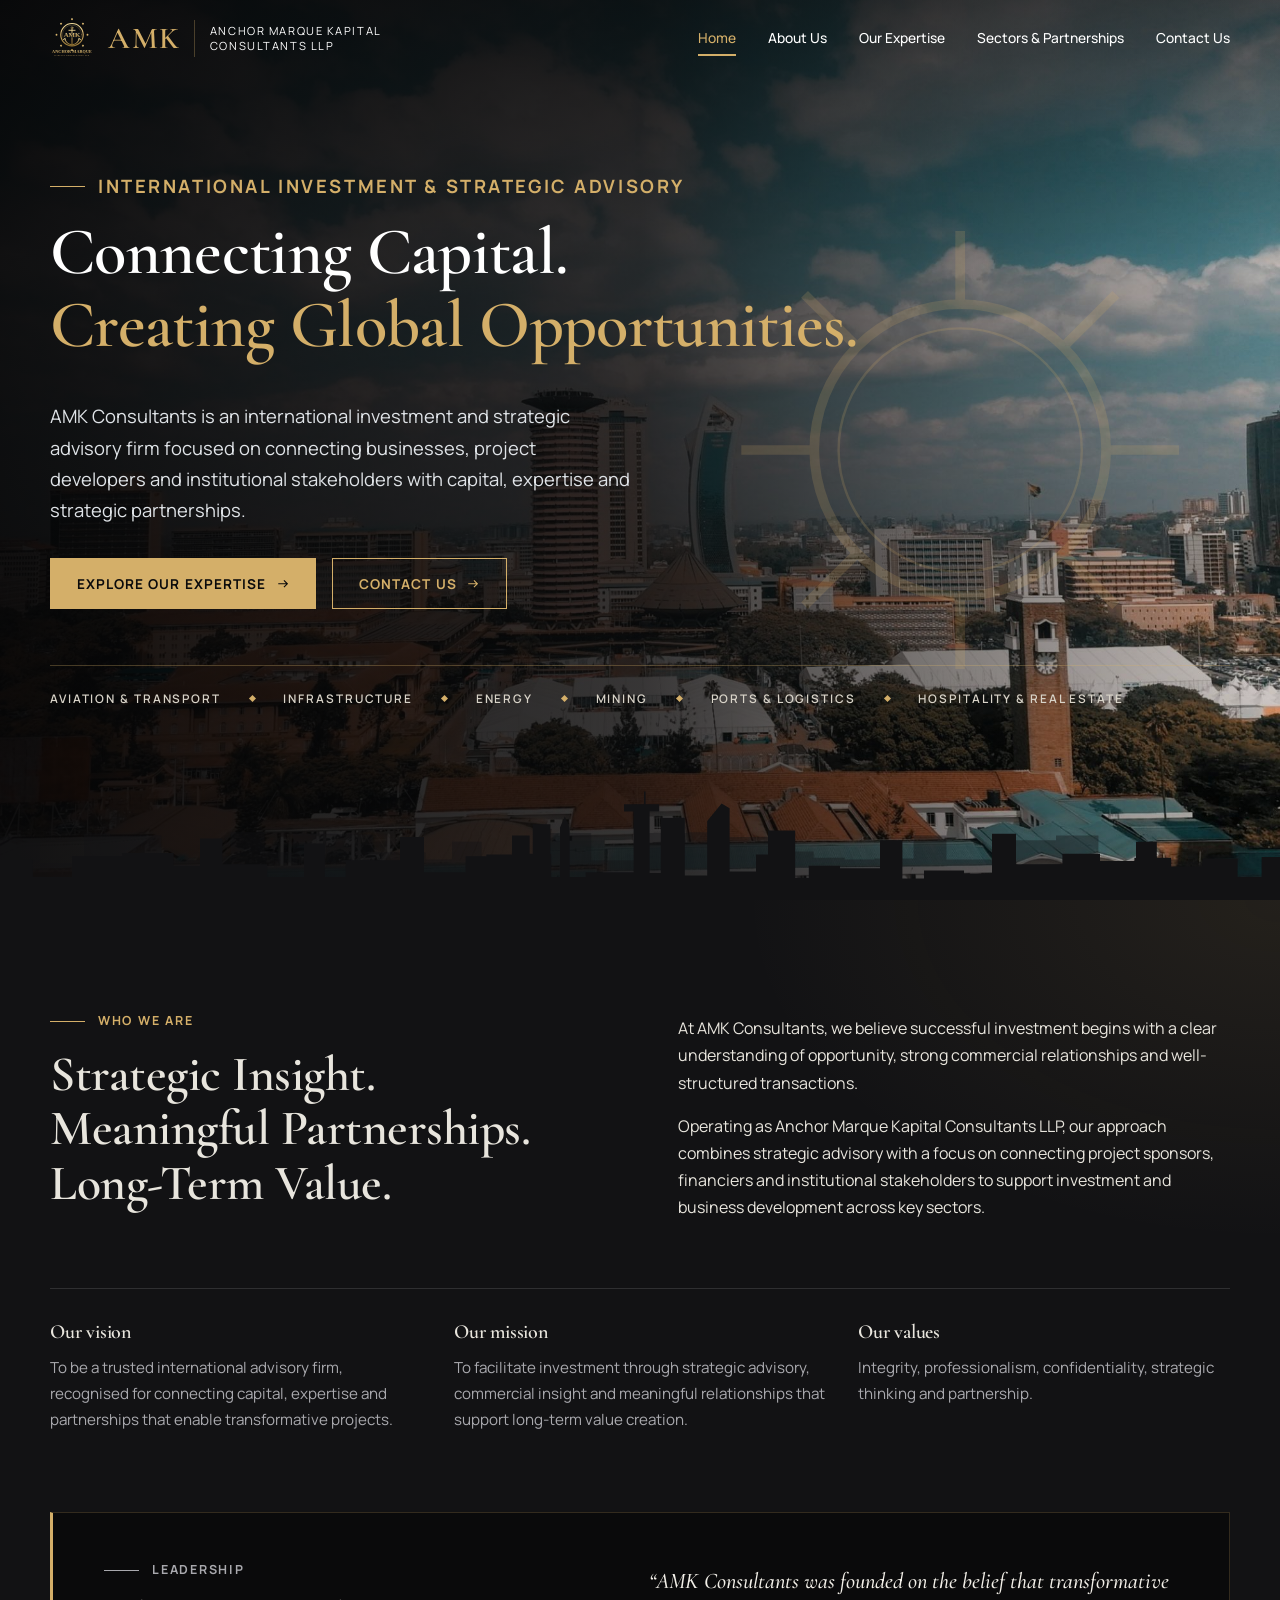
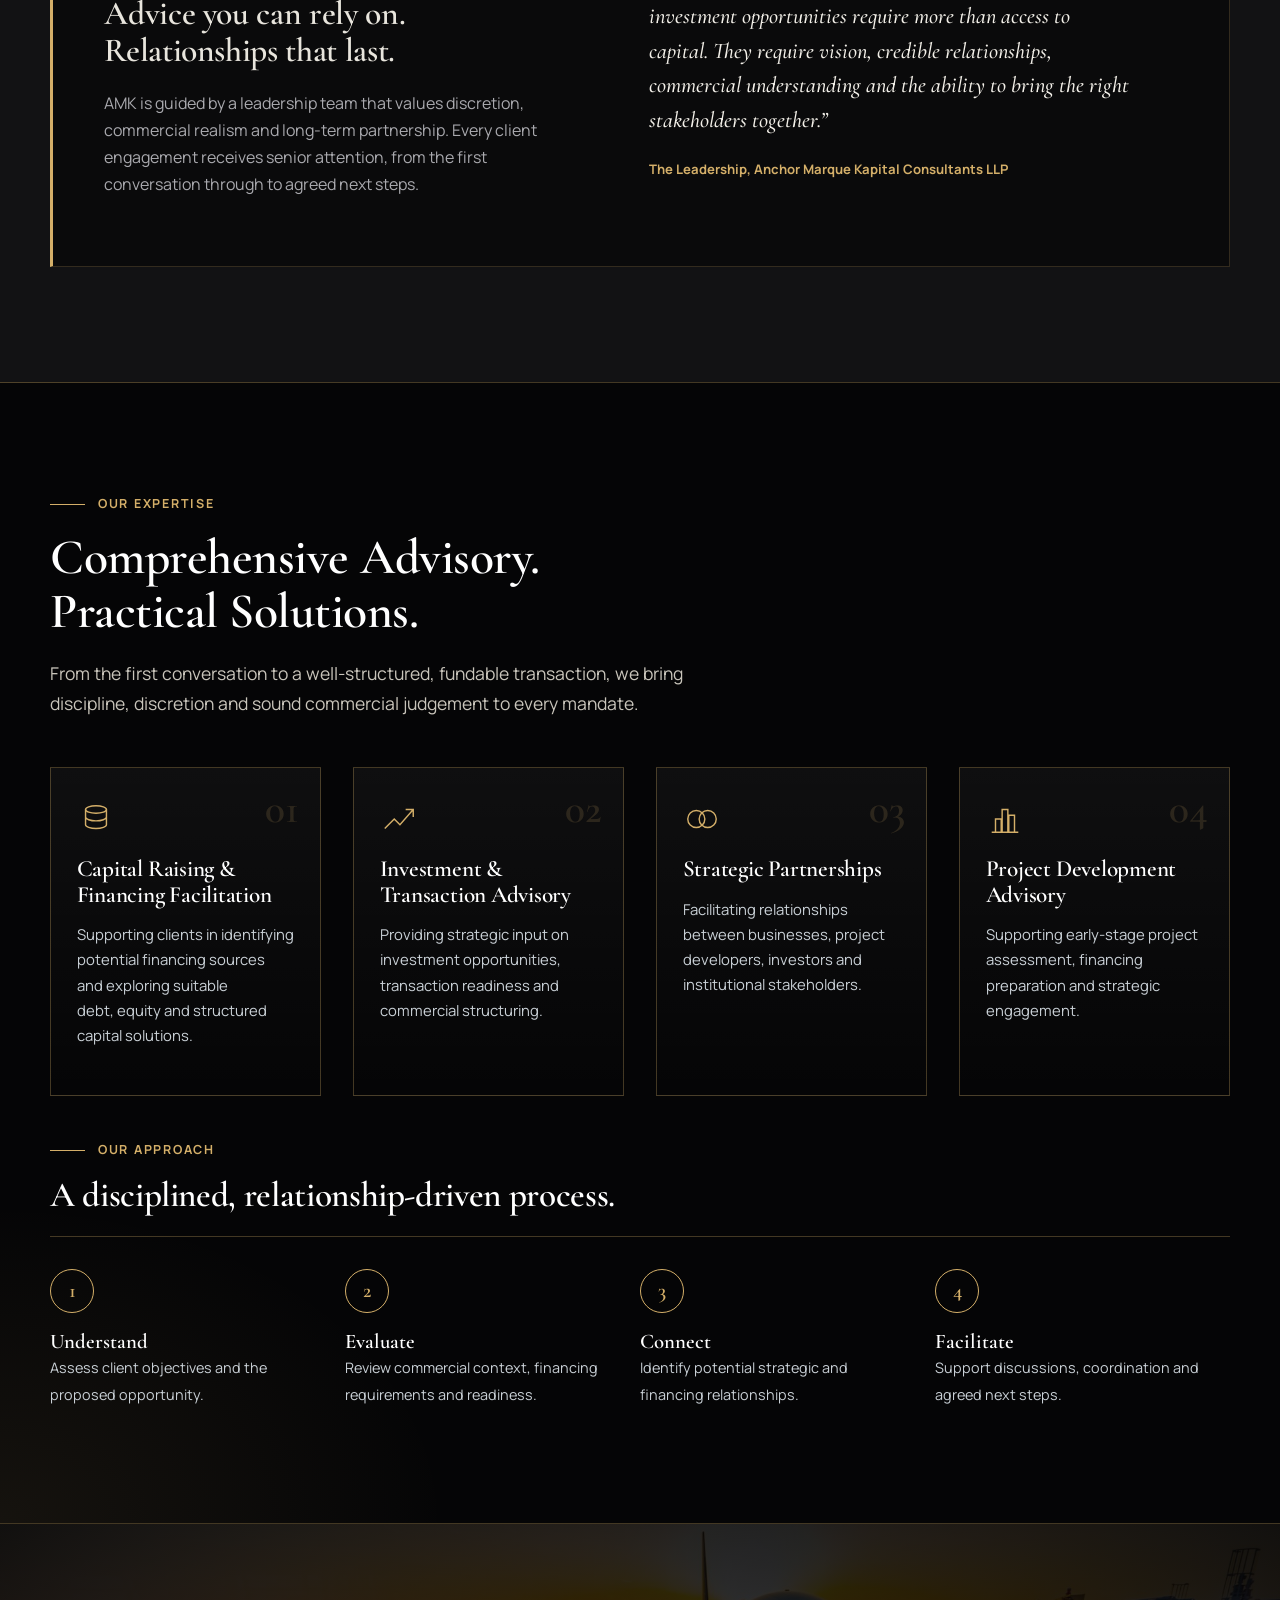
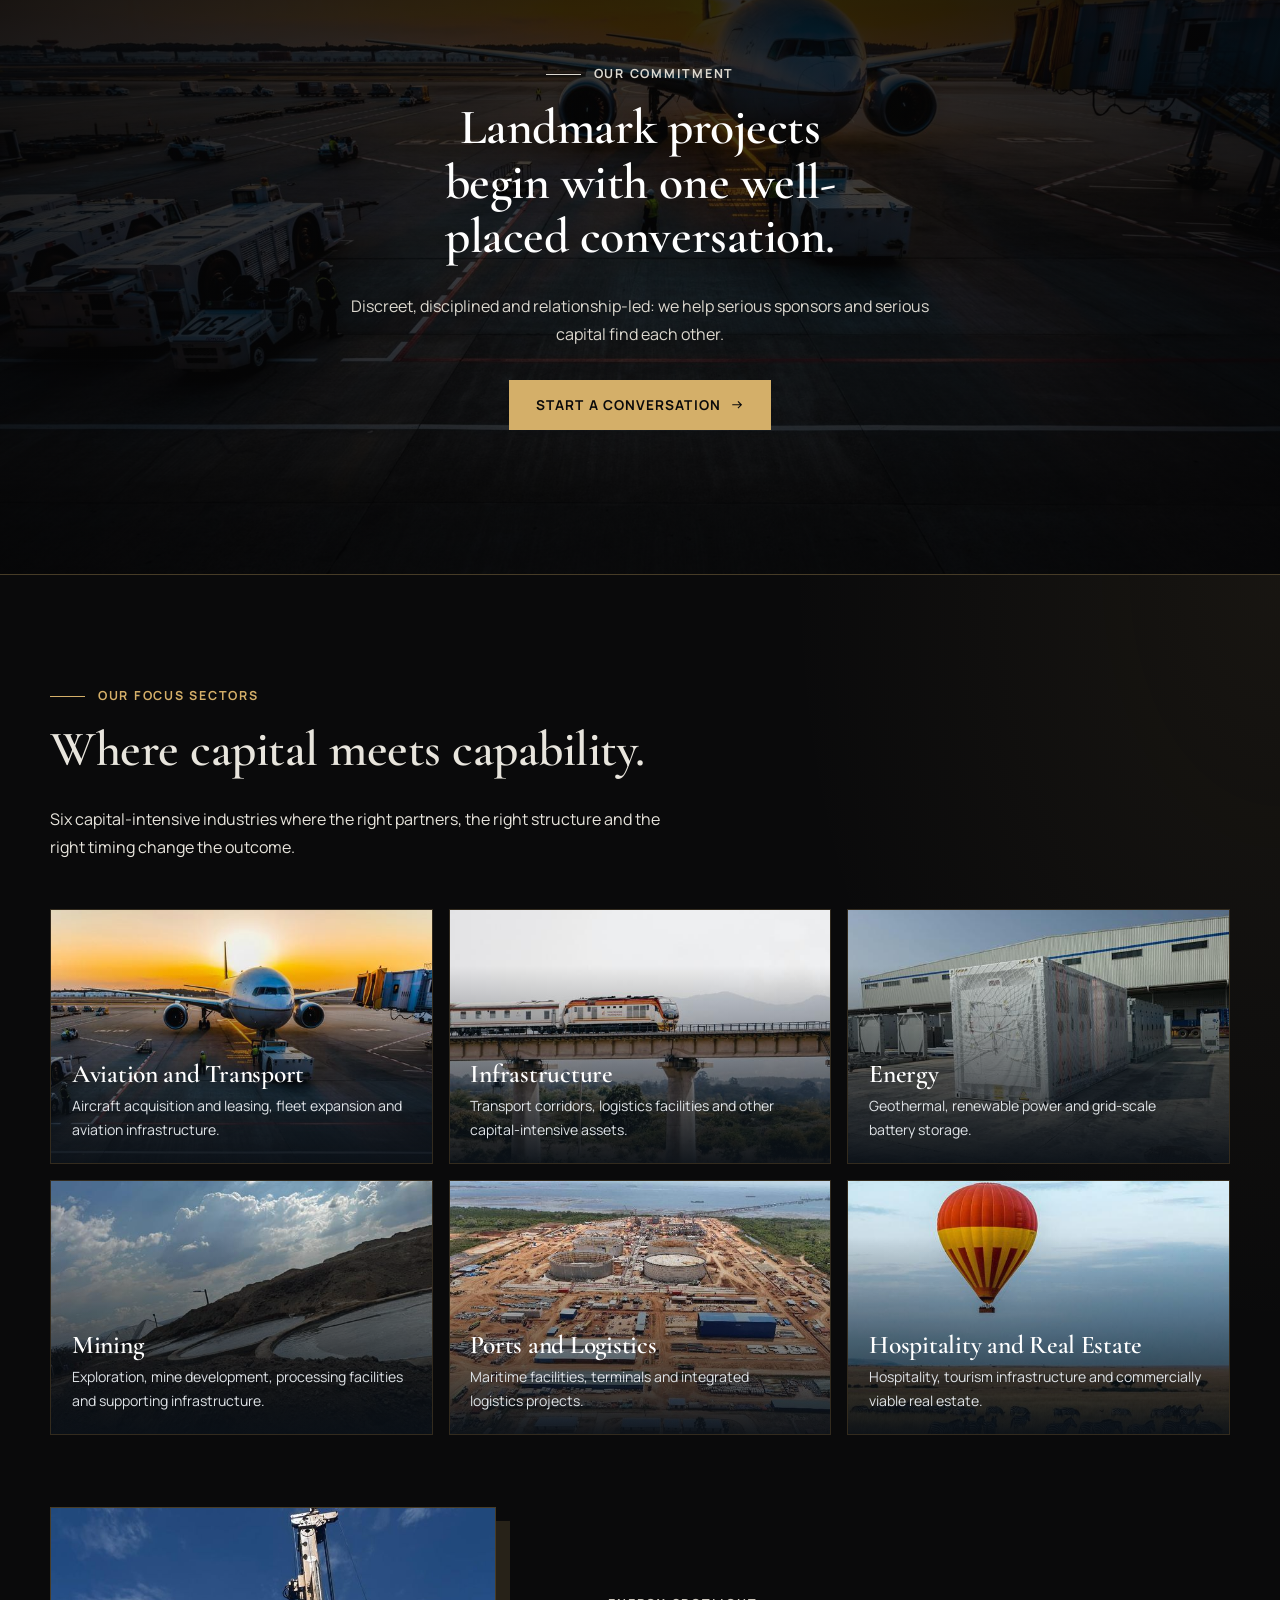
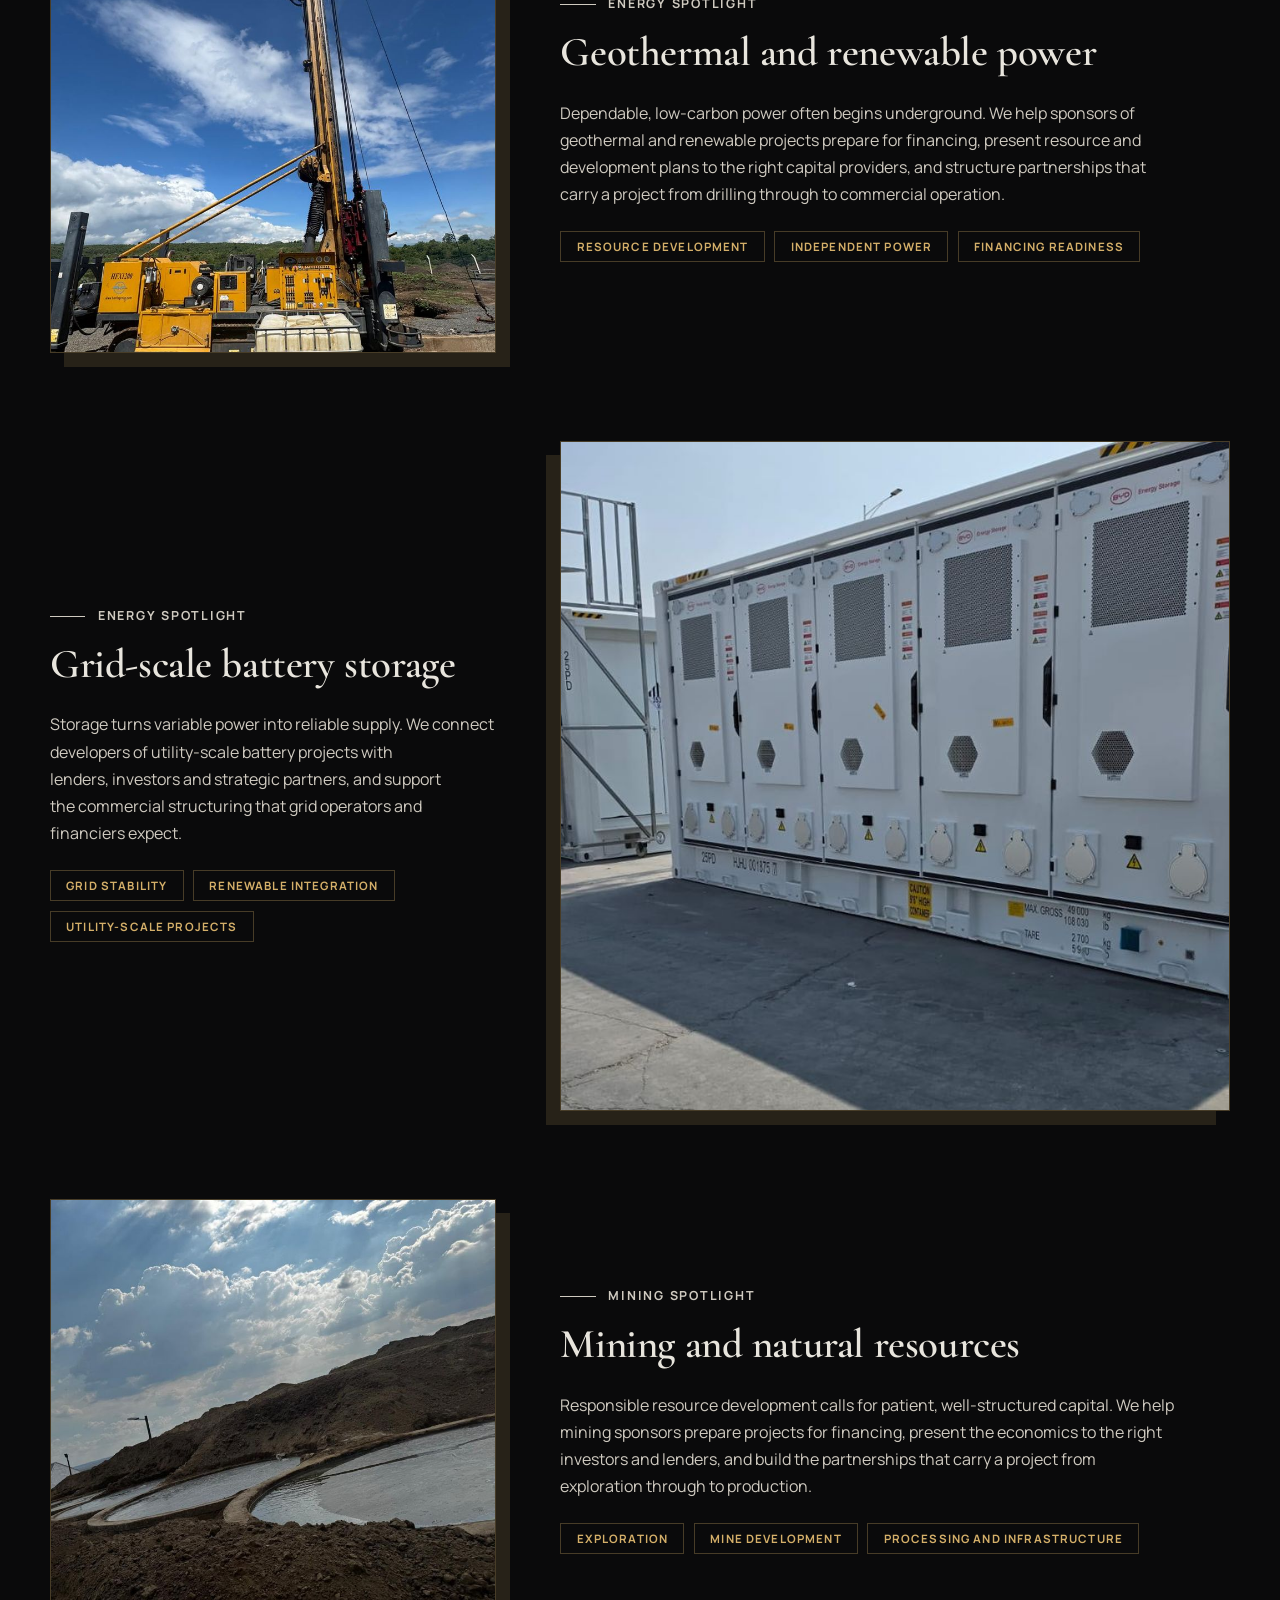
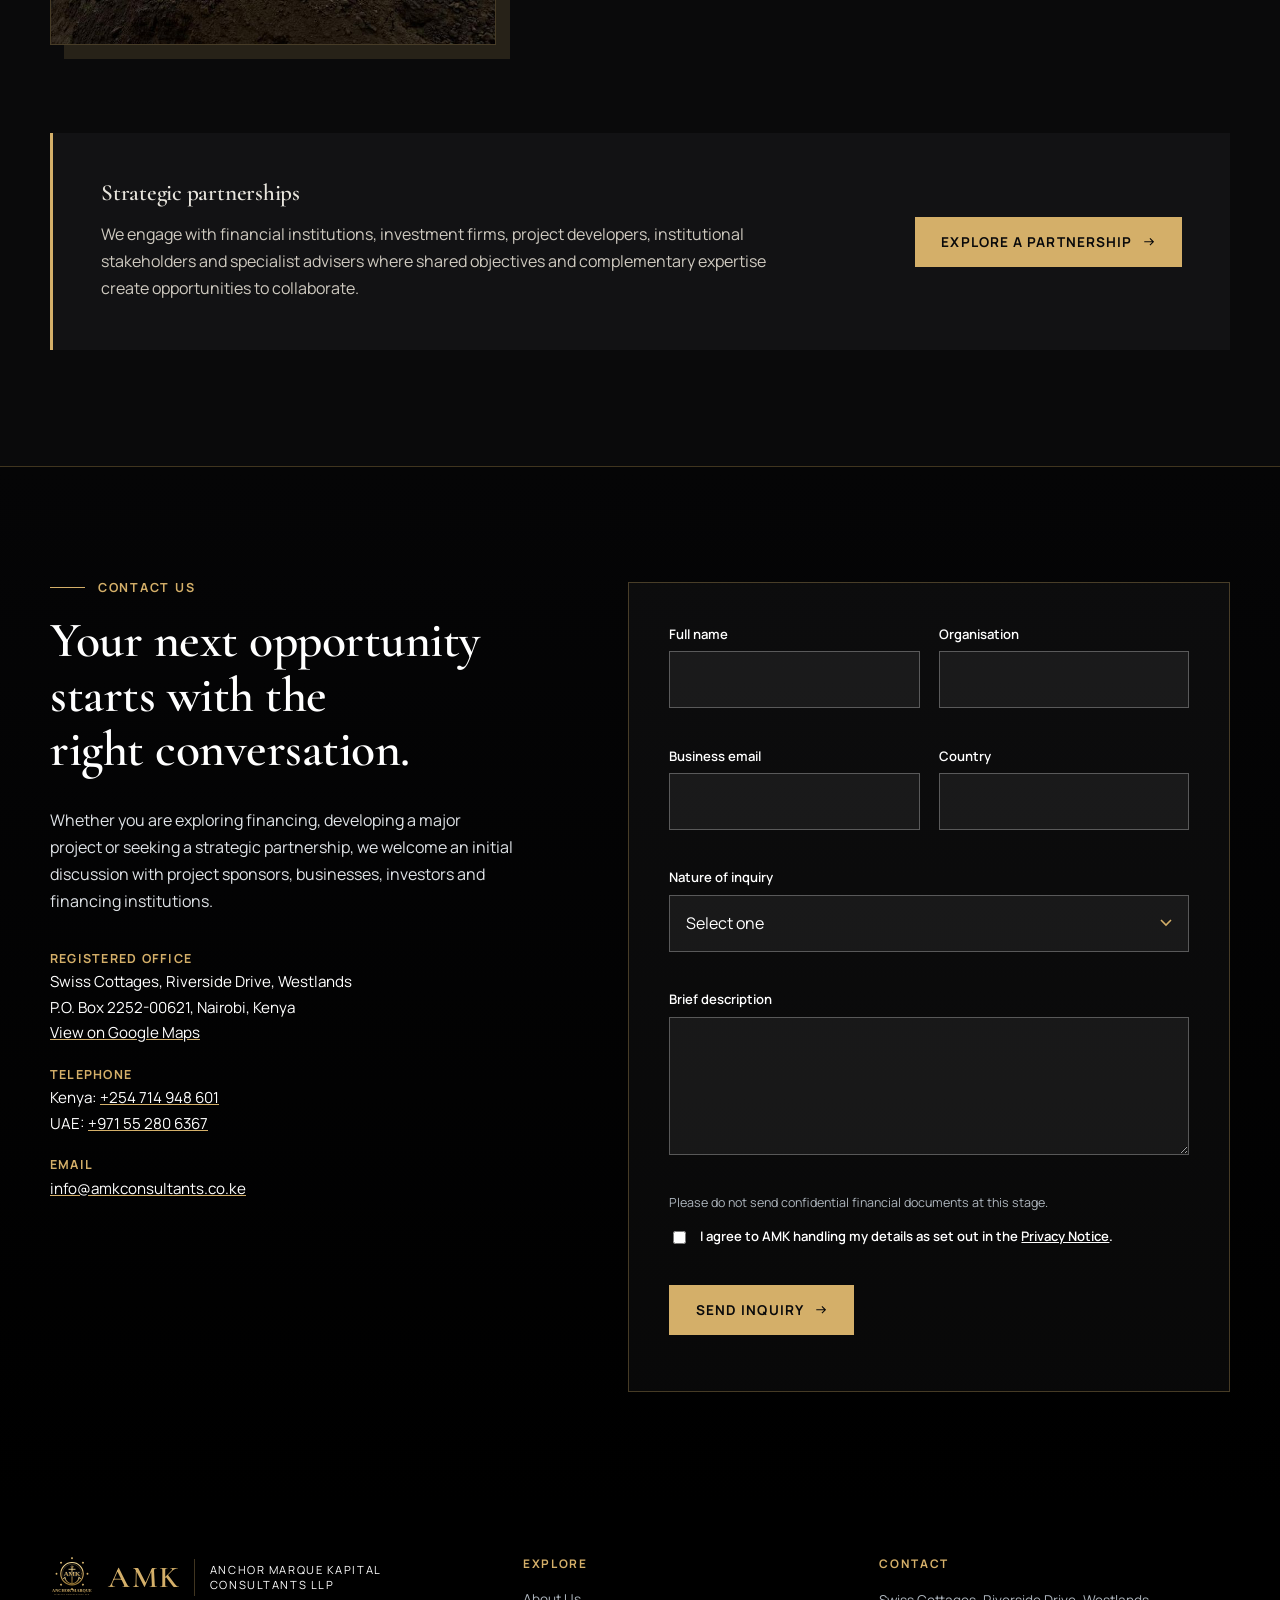
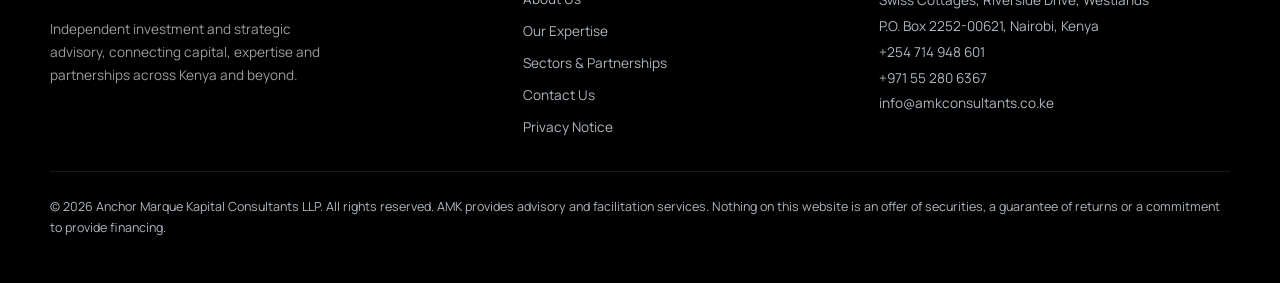
<file: index.html>
<!DOCTYPE html>
<html lang="en-KE">
<head>
<meta charset="utf-8">
<meta name="viewport" content="width=device-width,initial-scale=1">
<title>AMK Consultants | Investment and Strategic Advisory, Kenya</title>
<meta name="description" content="Anchor Marque Kapital Consultants LLP (AMK) is an international investment and strategic advisory firm in Nairobi, Kenya, connecting sponsors and institutions with capital across aviation, infrastructure, energy, mining, ports and hospitality.">
<meta name="theme-color" content="#0a0a0b">
<meta property="og:title" content="AMK Consultants | Connecting Capital. Creating Global Opportunities.">
<meta property="og:description" content="Investment and strategic advisory across aviation, infrastructure, energy, mining, ports and logistics, and hospitality and real estate.">
<meta property="og:url" content="https://amkconsultants.co.ke/"><meta property="og:site_name" content="AMK Consultants"><meta property="og:type" content="website"><meta property="og:locale" content="en_KE">
<link rel="preload" as="image" imagesrcset="assets/images/hero/nairobi-skyline-1200.jpg 1200w, assets/images/hero/nairobi-skyline.jpg 2000w" imagesizes="100vw" fetchpriority="high"><meta name="referrer" content="strict-origin-when-cross-origin"><meta property="og:image" content="https://amkconsultants.co.ke/assets/images/social/og-image.jpg"><meta name="twitter:card" content="summary_large_image"><link rel="icon" href="assets/images/logo/favicon-32.png" sizes="32x32" type="image/png"><link rel="apple-touch-icon" href="assets/images/logo/apple-touch-icon.png"><link rel="canonical" href="https://amkconsultants.co.ke/"><link rel="icon" href="assets/images/logo/amk-logo.svg" type="image/svg+xml">
<link rel="manifest" href="site.webmanifest">
<link rel="preconnect" href="https://fonts.googleapis.com"><link rel="preconnect" href="https://fonts.gstatic.com" crossorigin>
<link href="https://fonts.googleapis.com/css2?family=Cormorant+Garamond:ital,wght@0,500;0,600;1,500&family=Manrope:wght@400;500;600;700&display=swap" rel="stylesheet">
<link rel="stylesheet" href="assets/css/tokens.css"><link rel="stylesheet" href="assets/css/base.css"><link rel="stylesheet" href="assets/css/components.css"><link rel="stylesheet" href="assets/css/sections.css"><link rel="stylesheet" href="assets/css/responsive.css"><link rel="stylesheet" href="assets/css/theme.css">
<script type="application/ld+json">{"@context":"https://schema.org","@type":"ProfessionalService","name":"Anchor Marque Kapital Consultants LLP","alternateName":"AMK Consultants","url":"https://amkconsultants.co.ke","logo":"https://amkconsultants.co.ke/assets/images/logo/amk-logo.svg","email":"info@amkconsultants.co.ke","telephone":["+254714948601","+971552806367"],"areaServed":"Worldwide","address":{"@type":"PostalAddress","streetAddress":"Swiss Cottages, Riverside Drive, Westlands","addressLocality":"Nairobi","postalCode":"00621","postOfficeBoxNumber":"2252","addressCountry":"KE"}}</script>
</head>
<body>
<a class="skip" href="#main">Skip to main content</a>
<svg width="0" height="0" style="position:absolute" aria-hidden="true"><symbol id="arrow" viewBox="0 0 24 24"><path d="M4 12h16m-6-6 6 6-6 6" fill="none" stroke="currentColor" stroke-width="2"/></symbol></svg>

<header class="site-header"><div class="wrap bar">
<a class="brand" href="#home" aria-label="AMK Consultants, home"><img src="assets/images/logo/amk-logo.svg" alt="" width="44" height="44"><b>AMK</b><span>Anchor Marque Kapital<br>Consultants LLP</span></a>
<button class="menu-btn" aria-expanded="false" aria-controls="nav" aria-label="Menu"><span></span><span></span></button>
<nav class="nav" id="nav" aria-label="Main"><ul>
<li><a href="#home">Home</a></li><li><a href="#about">About Us</a></li><li><a href="#expertise">Our Expertise</a></li><li><a href="#sectors">Sectors &amp; Partnerships</a></li><li><a href="#contact">Contact Us</a></li></ul></nav>
</div></header>

<main id="main">
<section class="hero" id="home" aria-labelledby="h-hero">
<img class="hero-img" src="assets/images/hero/nairobi-skyline.jpg" srcset="assets/images/hero/nairobi-skyline-1200.jpg 1200w, assets/images/hero/nairobi-skyline.jpg 2000w" sizes="100vw" width="2000" height="1500" alt="Nairobi city centre skyline with the KICC tower" fetchpriority="high" decoding="async">
<svg class="wheel" viewBox="0 0 400 400" aria-hidden="true"><g fill="none" stroke="currentColor" stroke-width="8"><circle cx="200" cy="200" r="120"/><circle cx="200" cy="200" r="100" stroke-width="2"/><path d="M200 80V20M200 320v60M80 200H20M320 200h60M115 115 72 72M285 285l43 43M285 115l43-43M115 285l-43 43"/></g></svg>
<svg class="skyline" viewBox="0 0 1600 140" preserveAspectRatio="none" aria-hidden="true"><path class="back" fill="currentColor" d="M0 [base64]"/><path fill="currentColor" d="M0 [base64] 140V28h-12v-9h44v9h-12v112zM805 19V3h2v16zM826 140V36h30v104zM884 140V40l18-22 10 6v116zM700 140V48l6-14 6 14v94zM640 140V58h22v82zM666 140V44h22v96zM960 140V52h34v88zM1100 140V64h28v76zM500 140V60h30v80zM380 140V68h26v72zM1240 140V56h30v84zM1420 140V66h26v74zM250 140V62h28v78z"/></svg>
<div class="wrap">
<p class="label">International investment &amp; strategic advisory</p>
<h1 id="h-hero">Connecting Capital. <em>Creating Global Opportunities.</em></h1>
<p>AMK Consultants is an international investment and strategic advisory firm focused on connecting businesses, project developers and institutional stakeholders with capital, expertise and strategic partnerships.</p>
<div class="cta-row"><a class="btn btn-gold" href="#expertise">Explore Our Expertise <svg><use href="#arrow"/></svg></a><a class="btn btn-line" href="#contact">Contact Us <svg><use href="#arrow"/></svg></a></div>
<ul class="ribbon" aria-label="Focus sectors"><li>Aviation &amp; Transport</li><li>Infrastructure</li><li>Energy</li><li>Mining</li><li>Ports &amp; Logistics</li><li>Hospitality &amp; Real Estate</li></ul>
</div></section>

<section class="about" id="about" aria-labelledby="h-about"><div class="wrap">
<div class="split"><div class="reveal"><p class="label">Who we are</p><h2 id="h-about">Strategic Insight. Meaningful Partnerships. Long-Term Value.</h2></div>
<div class="reveal"><p>At AMK Consultants, we believe successful investment begins with a clear understanding of opportunity, strong commercial relationships and well-structured transactions.</p><p>Operating as Anchor Marque Kapital Consultants LLP, our approach combines strategic advisory with a focus on connecting project sponsors, financiers and institutional stakeholders to support investment and business development across key sectors.</p></div></div>
<div class="pillars reveal"><div><h3>Our vision</h3><p>To be a trusted international advisory firm, recognised for connecting capital, expertise and partnerships that enable transformative projects.</p></div><div><h3>Our mission</h3><p>To facilitate investment through strategic advisory, commercial insight and meaningful relationships that support long-term value creation.</p></div><div><h3>Our values</h3><p>Integrity, professionalism, confidentiality, strategic thinking and partnership.</p></div></div>
<article class="lead reveal"><div><p class="label">Leadership</p><h3>Advice you can rely on. Relationships that last.</h3><p>AMK is guided by a leadership team that values discretion, commercial realism and long-term partnership. Every client engagement receives senior attention, from the first conversation through to agreed next steps.</p></div>
<blockquote><p>“AMK Consultants was founded on the belief that transformative investment opportunities require more than access to capital. They require vision, credible relationships, commercial understanding and the ability to bring the right stakeholders together.”</p><cite>The Leadership, Anchor Marque Kapital Consultants LLP</cite></blockquote></article>
</div></section>

<section class="expertise dark" id="expertise" aria-labelledby="h-exp"><div class="wrap">
<p class="label">Our expertise</p><h2 id="h-exp" class="reveal">Comprehensive Advisory. Practical Solutions.</h2>
<p class="intro reveal">From the first conversation to a well-structured, fundable transaction, we bring discipline, discretion and sound commercial judgement to every mandate.</p>
<ul class="cards">
<li class="card reveal"><svg viewBox="0 0 40 40" aria-hidden="true"><ellipse cx="20" cy="10" rx="11" ry="4"/><path d="M9 10v8c0 2 5 4 11 4s11-2 11-4v-8M9 18v8c0 2 5 4 11 4s11-2 11-4v-8"/></svg><h3>Capital Raising &amp; Financing Facilitation</h3><p>Supporting clients in identifying potential financing sources and exploring suitable debt, equity and structured capital solutions.</p></li>
<li class="card reveal"><svg viewBox="0 0 40 40" aria-hidden="true"><path d="M5 30 15 20l6 6 14-16M27 10h8v8"/></svg><h3>Investment &amp; Transaction Advisory</h3><p>Providing strategic input on investment opportunities, transaction readiness and commercial structuring.</p></li>
<li class="card reveal"><svg viewBox="0 0 40 40" aria-hidden="true"><circle cx="14" cy="20" r="9"/><circle cx="26" cy="20" r="9"/></svg><h3>Strategic Partnerships</h3><p>Facilitating relationships between businesses, project developers, investors and institutional stakeholders.</p></li>
<li class="card reveal"><svg viewBox="0 0 40 40" aria-hidden="true"><path d="M6 34h28M10 34V20h6v14M17 34V10h6v24M24 34V16h6v18"/></svg><h3>Project Development Advisory</h3><p>Supporting early-stage project assessment, financing preparation and strategic engagement.</p></li></ul>
<p class="label">Our approach</p><h3 class="reveal" style="font-size:clamp(1.6rem,3vw,2.2rem)">A disciplined, relationship-driven process.</h3>
<ol class="steps reveal"><li><b>Understand</b><span>Assess client objectives and the proposed opportunity.</span></li><li><b>Evaluate</b><span>Review commercial context, financing requirements and readiness.</span></li><li><b>Connect</b><span>Identify potential strategic and financing relationships.</span></li><li><b>Facilitate</b><span>Support discussions, coordination and agreed next steps.</span></li></ol>
</div></section>

<section class="band" aria-label="Our commitment"><img src="assets/images/band/aviation-sunset-1200.jpg" srcset="assets/images/band/aviation-sunset-1200.jpg 1200w, assets/images/band/aviation-sunset.jpg 2000w" sizes="100vw" width="2000" height="1333" alt="" loading="lazy" decoding="async"><div class="wrap reveal"><p class="label">Our commitment</p><h2>Landmark projects begin with one well-placed conversation.</h2><p>Discreet, disciplined and relationship-led: we help serious sponsors and serious capital find each other.</p><a class="btn btn-gold" href="#contact">Start a Conversation <svg><use href="#arrow"/></svg></a></div></section>

<section class="sectors" id="sectors" aria-labelledby="h-sec"><div class="wrap">
<p class="label">Our focus sectors</p><h2 id="h-sec" class="reveal">Where capital meets capability.</h2>
<p>Six capital-intensive industries where the right partners, the right structure and the right timing change the outcome.</p>
<ul class="tiles">
<li class="tile reveal"><img src="assets/images/sectors/aviation.jpg" srcset="assets/images/sectors/aviation-600.jpg 600w, assets/images/sectors/aviation.jpg 900w" sizes="(max-width:560px) 100vw, (max-width:1060px) 50vw, 380px" width="900" height="600" alt="Passenger aircraft parked on an airport apron at sunset" loading="lazy" decoding="async"><div><h3>Aviation and Transport</h3><p>Aircraft acquisition and leasing, fleet expansion and aviation infrastructure.</p></div></li>
<li class="tile reveal"><img src="assets/images/sectors/infrastructure.jpg" srcset="assets/images/sectors/infrastructure-600.jpg 600w, assets/images/sectors/infrastructure.jpg 900w" sizes="(max-width:560px) 100vw, (max-width:1060px) 50vw, 380px" width="900" height="600" alt="A Standard Gauge Railway train crossing a concrete viaduct in Kenya" loading="lazy" decoding="async"><div><h3>Infrastructure</h3><p>Transport corridors, logistics facilities and other capital-intensive assets.</p></div></li>
<li class="tile reveal"><img src="assets/images/sectors/energy.jpg" srcset="assets/images/sectors/energy-600.jpg 600w, assets/images/sectors/energy.jpg 900w" sizes="(max-width:560px) 100vw, (max-width:1060px) 50vw, 380px" width="900" height="600" alt="White containerised battery energy storage unit in an industrial yard" loading="lazy" decoding="async"><div><h3>Energy</h3><p>Geothermal, renewable power and grid-scale battery storage.</p></div></li>
<li class="tile reveal"><img src="assets/images/sectors/mining.jpg" srcset="assets/images/sectors/mining-600.jpg 600w, assets/images/sectors/mining.jpg 900w" sizes="(max-width:560px) 100vw, (max-width:1060px) 50vw, 380px" width="900" height="600" alt="Excavated hillside and concrete settling ponds at a resource project site" loading="lazy" decoding="async"><div><h3>Mining</h3><p>Exploration, mine development, processing facilities and supporting infrastructure.</p></div></li>
<li class="tile reveal"><img src="assets/images/sectors/ports.jpg" srcset="assets/images/sectors/ports-600.jpg 600w, assets/images/sectors/ports.jpg 900w" sizes="(max-width:560px) 100vw, (max-width:1060px) 50vw, 380px" width="900" height="600" alt="Aerial view of a coastal storage terminal under construction beside a marine jetty" loading="lazy" decoding="async"><div><h3>Ports and Logistics</h3><p>Maritime facilities, terminals and integrated logistics projects.</p></div></li>
<li class="tile reveal"><img src="assets/images/sectors/hospitality.jpg" srcset="assets/images/sectors/hospitality-600.jpg 600w, assets/images/sectors/hospitality.jpg 900w" sizes="(max-width:560px) 100vw, (max-width:1060px) 50vw, 380px" width="900" height="600" alt="A hot air balloon rising over zebras on the Maasai Mara" loading="lazy" decoding="async"><div><h3>Hospitality and Real Estate</h3><p>Hospitality, tourism infrastructure and commercially viable real estate.</p></div></li>
</ul>
<div class="spots">
<article class="spot reveal"><div class="spot-img"><img src="assets/images/energy/geothermal-drilling.jpg" width="800" height="800" alt="Crawler drilling rig operating on site beneath a blue sky" loading="lazy" decoding="async"></div><div><p class="label">Energy spotlight</p><h3>Geothermal and renewable power</h3><p>Dependable, low-carbon power often begins underground. We help sponsors of geothermal and renewable projects prepare for financing, present resource and development plans to the right capital providers, and structure partnerships that carry a project from drilling through to commercial operation.</p><ul class="chips"><li>Resource development</li><li>Independent power</li><li>Financing readiness</li></ul></div></article>
<article class="spot rev reveal"><div class="spot-img"><img src="assets/images/energy/battery-storage.jpg" width="800" height="800" alt="Containerised battery energy storage cabinets" loading="lazy" decoding="async"></div><div><p class="label">Energy spotlight</p><h3>Grid-scale battery storage</h3><p>Storage turns variable power into reliable supply. We connect developers of utility-scale battery projects with lenders, investors and strategic partners, and support the commercial structuring that grid operators and financiers expect.</p><ul class="chips"><li>Grid stability</li><li>Renewable integration</li><li>Utility-scale projects</li></ul></div></article>
<article class="spot reveal"><div class="spot-img"><img src="assets/images/energy/mining-ponds.jpg" width="800" height="800" alt="Concrete settling ponds beside an excavated hillside at a resource project" loading="lazy" decoding="async"></div><div><p class="label">Mining spotlight</p><h3>Mining and natural resources</h3><p>Responsible resource development calls for patient, well-structured capital. We help mining sponsors prepare projects for financing, present the economics to the right investors and lenders, and build the partnerships that carry a project from exploration through to production.</p><ul class="chips"><li>Exploration</li><li>Mine development</li><li>Processing and infrastructure</li></ul></div></article>
</div>
<div class="partners reveal"><div><h3>Strategic partnerships</h3><p>We engage with financial institutions, investment firms, project developers, institutional stakeholders and specialist advisers where shared objectives and complementary expertise create opportunities to collaborate.</p></div><a class="btn btn-gold" href="#contact" data-type="Strategic partnership">Explore a Partnership <svg><use href="#arrow"/></svg></a></div>
</div></section>

<section class="contact" id="contact" aria-labelledby="h-con"><div class="wrap"><div class="split">
<div class="reveal"><p class="label">Contact us</p><h2 id="h-con">Your next opportunity starts with the right conversation.</h2>
<p>Whether you are exploring financing, developing a major project or seeking a strategic partnership, we welcome an initial discussion with project sponsors, businesses, investors and financing institutions.</p>
<dl class="details"><div><dt>Registered office</dt><dd><address>Swiss Cottages, Riverside Drive, Westlands<br>P.O. Box 2252-00621, Nairobi, Kenya<br><a href="https://www.google.com/maps/search/?api=1&amp;query=Swiss+Cottages+Riverside+Drive+Westlands+Nairobi" target="_blank" rel="noopener">View on Google Maps</a></address></dd></div>
<div><dt>Telephone</dt><dd>Kenya: <a href="tel:+254714948601">+254 714 948 601</a><br>UAE: <a href="tel:+971552806367">+971 55 280 6367</a></dd></div>
<div><dt>Email</dt><dd><a href="mailto:info@amkconsultants.co.ke">info@amkconsultants.co.ke</a></dd></div></dl></div>
<form class="box reveal" id="inquiry" data-key="YOUR_WEB3FORMS_ACCESS_KEY" novalidate>
<p class="hp" aria-hidden="true"><label>Website <input name="website" tabindex="-1" autocomplete="off"></label></p>
<div class="two"><div class="field"><label for="name">Full name</label><input id="name" name="name" autocomplete="name" required><span class="err" id="e-name"></span></div><div class="field"><label for="org">Organisation</label><input id="org" name="org" autocomplete="organization" required><span class="err" id="e-org"></span></div>
<div class="field"><label for="email">Business email</label><input id="email" name="email" type="email" autocomplete="email" required><span class="err" id="e-email"></span></div><div class="field"><label for="country">Country</label><input id="country" name="country" autocomplete="country-name" required><span class="err" id="e-country"></span></div></div>
<div class="field"><label for="type">Nature of inquiry</label><select id="type" name="type" required><option value="">Select one</option><option>Capital raising and financing</option><option>Investment and transaction advisory</option><option>Strategic partnership</option><option>Project development advisory</option><option>Other</option></select><span class="err" id="e-type"></span></div>
<div class="field"><label for="msg">Brief description</label><textarea id="msg" name="msg" rows="4" required></textarea><span class="err" id="e-msg"></span></div>
<p class="note" style="color:#aeb6be">Please do not send confidential financial documents at this stage.</p>
<div class="field"><label class="check"><input type="checkbox" name="consent" id="consent"> <span>I agree to AMK handling my details as set out in the <a href="privacy.html">Privacy Notice</a>.</span></label><span class="err" id="e-consent"></span></div>
<button class="btn btn-gold" type="submit">Send Inquiry <svg><use href="#arrow"/></svg></button>
<p class="status" id="status" role="status" aria-live="polite"></p></form>
</div></div></section>
</main>

<footer class="site-footer"><div class="wrap">
<div class="foot-grid"><div><a class="brand" href="#home"><img src="assets/images/logo/amk-logo.svg" alt="" width="44" height="44"><b>AMK</b><span>Anchor Marque Kapital<br>Consultants LLP</span></a><p class="foot-blurb">Independent investment and strategic advisory, connecting capital, expertise and partnerships across Kenya and beyond.</p></div>
<nav aria-label="Footer"><h3>Explore</h3><ul><li><a href="#about">About Us</a></li><li><a href="#expertise">Our Expertise</a></li><li><a href="#sectors">Sectors &amp; Partnerships</a></li><li><a href="#contact">Contact Us</a></li><li><a href="privacy.html">Privacy Notice</a></li></ul></nav>
<div><h3>Contact</h3><address>Swiss Cottages, Riverside Drive, Westlands<br>P.O. Box 2252-00621, Nairobi, Kenya<br><a href="tel:+254714948601">+254 714 948 601</a><br><a href="tel:+971552806367">+971 55 280 6367</a><br><a href="mailto:info@amkconsultants.co.ke">info@amkconsultants.co.ke</a></address></div></div>
<p class="legal">© <span id="year">2026</span> Anchor Marque Kapital Consultants LLP. All rights reserved. AMK provides advisory and facilitation services. Nothing on this website is an offer of securities, a guarantee of returns or a commitment to provide financing.</p>
</div></footer>
<script src="assets/js/main.js"></script><script src="assets/js/navigation.js"></script><script src="assets/js/animations.js"></script><script src="assets/js/form.js"></script>
</body></html>
</file>
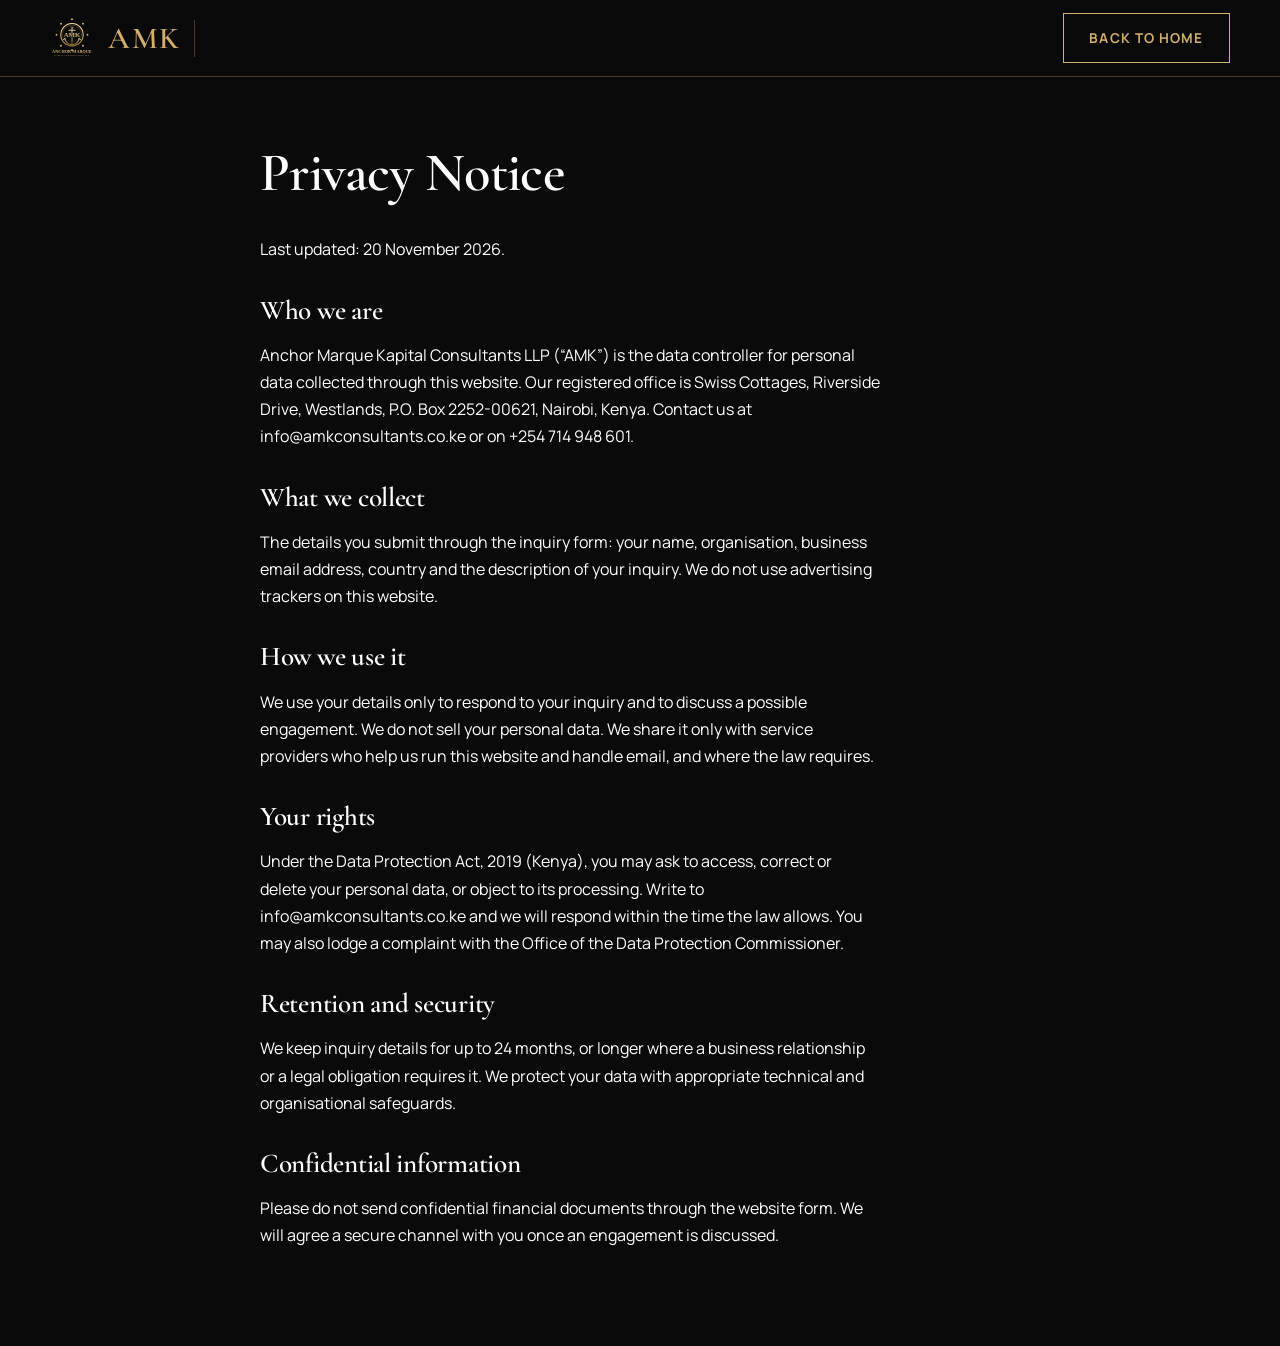
<file: privacy.html>
<!DOCTYPE html><html lang="en-KE"><head><meta charset="utf-8"><meta name="viewport" content="width=device-width,initial-scale=1"><meta name="robots" content="noindex"><link rel="icon" href="assets/images/logo/amk-logo.svg"><link href="https://fonts.googleapis.com/css2?family=Cormorant+Garamond:wght@600&family=Manrope:wght@400;700&display=swap" rel="stylesheet"><link rel="stylesheet" href="assets/css/tokens.css"><link rel="stylesheet" href="assets/css/base.css"><link rel="stylesheet" href="assets/css/components.css"><link rel="stylesheet" href="assets/css/sections.css"><link rel="stylesheet" href="assets/css/theme.css"><title>Privacy Notice | AMK Consultants</title></head><body style="background:#0a0a0b;color:#fff"><header class="site-header scrolled"><div class="wrap bar"><a class="brand" href="index.html"><img src="assets/images/logo/amk-logo.svg" alt="" width="44" height="44"><b>AMK</b></a><a class="btn btn-line" href="index.html">Back to home</a></div></header><main class="wrap page"><h1>Privacy Notice</h1><p>Last updated: 20 November 2026.</p>
<h2>Who we are</h2><p>Anchor Marque Kapital Consultants LLP (“AMK”) is the data controller for personal data collected through this website. Our registered office is Swiss Cottages, Riverside Drive, Westlands, P.O. Box 2252-00621, Nairobi, Kenya. Contact us at info@amkconsultants.co.ke or on +254 714 948 601.</p>
<h2>What we collect</h2><p>The details you submit through the inquiry form: your name, organisation, business email address, country and the description of your inquiry. We do not use advertising trackers on this website.</p>
<h2>How we use it</h2><p>We use your details only to respond to your inquiry and to discuss a possible engagement. We do not sell your personal data. We share it only with service providers who help us run this website and handle email, and where the law requires.</p>
<h2>Your rights</h2><p>Under the Data Protection Act, 2019 (Kenya), you may ask to access, correct or delete your personal data, or object to its processing. Write to info@amkconsultants.co.ke and we will respond within the time the law allows. You may also lodge a complaint with the Office of the Data Protection Commissioner.</p>
<h2>Retention and security</h2><p>We keep inquiry details for up to 24 months, or longer where a business relationship or a legal obligation requires it. We protect your data with appropriate technical and organisational safeguards.</p>
<h2>Confidential information</h2><p>Please do not send confidential financial documents through the website form. We will agree a secure channel with you once an engagement is discussed.</p></main></body></html>
</file>
<file: assets/css/tokens.css>
:root{--ink:#0a0a0b;--ink-2:#141416;--gold:#D4AF69;--gold-ink:#D4AF69;--paper:#121214;--white:#0a0a0b;--muted:#a9a9ae;--line:rgba(212,175,105,.3);
--f-display:"Cormorant Garamond",Georgia,"Times New Roman",serif;--f-body:"Manrope",system-ui,-apple-system,"Segoe UI",Roboto,sans-serif;
--wrap:1180px;--gap:clamp(1rem,2.5vw,2rem);--sec:clamp(4rem,9vw,7.5rem);--ease:cubic-bezier(.2,.7,.2,1)}
</file>
<file: assets/css/base.css>
*,*::before,*::after{box-sizing:border-box}
html{scroll-behavior:smooth;scroll-padding-top:75px;-webkit-text-size-adjust:100%}
body{margin:0;font:400 1rem/1.7 var(--f-body);color:var(--ink);background:var(--white);-webkit-font-smoothing:antialiased}
img,svg{max-width:100%;display:block}
h1,h2,h3{font-family:var(--f-display);font-weight:600;line-height:1.1;margin:0 0 .6em;letter-spacing:-.01em}
h1{font-size:clamp(2.4rem,5.2vw,4.4rem)}h2{font-size:clamp(2rem,4vw,3.1rem)}h3{font-size:1.45rem}
p{margin:0 0 1em;max-width:62ch}a{color:inherit}ul{margin:0;padding:0;list-style:none}
.wrap{width:min(100% - 2.5rem,var(--wrap));margin-inline:auto}
:focus-visible{outline:3px solid var(--gold);outline-offset:3px}
.skip{position:absolute;left:1rem;top:-4rem;background:var(--gold);color:var(--ink);padding:.7rem 1rem;z-index:100;font-weight:700}.skip:focus{top:1rem}
.vh{position:absolute;width:1px;height:1px;overflow:hidden;clip:rect(0 0 0 0)}
@media (prefers-reduced-motion:reduce){html{scroll-behavior:auto}*{animation:none!important;transition:none!important}}
ol{list-style:none;margin:0;padding:0}
h1,h2,h3{text-wrap:balance}p{text-wrap:pretty}
::selection{background:var(--gold);color:var(--ink)}
</file>
<file: assets/css/components.css>
.label{font:700 .78rem/1 var(--f-body);letter-spacing:.14em;text-transform:uppercase;color:var(--gold-ink);display:flex;align-items:center;gap:.8rem;margin-bottom:1.2rem}
.label::before{content:"";width:2.2rem;height:1px;background:currentColor}
.dark .label,.hero .label,.contact .label{color:var(--gold)}
.btn{display:inline-flex;align-items:center;gap:.6rem;padding:.95rem 1.6rem;font:700 .85rem var(--f-body);letter-spacing:.08em;text-transform:uppercase;text-decoration:none;border:1px solid var(--gold);cursor:pointer;transition:background .25s var(--ease),color .25s var(--ease),transform .25s var(--ease)}
.btn-gold{background:var(--gold);color:var(--ink)}.btn-gold:hover{background:#e6c680;transform:translateY(-2px)}
.btn-line{background:transparent;color:var(--gold)}.btn-line:hover{background:var(--gold);color:var(--ink)}
.btn svg{width:1em;height:1em;transition:transform .25s var(--ease)}.btn:hover svg{transform:translateX(4px)}
.site-header{position:fixed;inset:0 0 auto;z-index:50;transition:background .3s,box-shadow .3s}
.site-header.scrolled{background:rgba(16,24,32,.96);backdrop-filter:blur(8px);box-shadow:0 1px 0 var(--line)}
.bar{display:flex;align-items:center;justify-content:space-between;height:76px}
.brand{display:flex;align-items:center;gap:.9rem;text-decoration:none;color:#fff}
.brand img{width:44px;height:44px}
.brand b{font:600 1.9rem var(--f-display);color:var(--gold);letter-spacing:.04em;padding-right:.9rem;border-right:1px solid var(--line)}
.brand span{font-size:.7rem;letter-spacing:.14em;text-transform:uppercase;line-height:1.35}
.nav ul{display:flex;gap:2rem}
.nav a{color:#fff;text-decoration:none;font-size:.86rem;font-weight:500;padding:.4rem 0;border-bottom:2px solid transparent;transition:border-color .2s,color .2s}
.nav a:hover,.nav a.active{color:var(--gold);border-color:var(--gold)}
.menu-btn{display:none;background:none;border:1px solid var(--line);color:var(--gold);width:46px;height:46px;cursor:pointer}
.menu-btn span{display:block;width:20px;height:2px;background:currentColor;margin:5px auto;transition:transform .25s}
.menu-btn[aria-expanded=true] span:first-child{transform:translateY(7px) rotate(45deg)}
.menu-btn[aria-expanded=true] span:last-child{transform:translateY(-7px) rotate(-45deg)}
@media (scripting:enabled){.reveal{opacity:0;transform:translateY(18px);transition:opacity .7s var(--ease),transform .7s var(--ease)}.reveal.in{opacity:1;transform:none}}
.field{display:flex;flex-direction:column;gap:.4rem;margin-bottom:1.1rem}
.field label{font-size:.82rem;font-weight:600}
.field input,.field select,.field textarea{font:inherit;padding:.85rem 1rem;background:rgba(255,255,255,.06);color:#fff;border:1px solid rgba(255,255,255,.28);border-radius:0;width:100%}
.field select option{color:var(--ink)}
.field input:focus,.field select:focus,.field textarea:focus{border-color:var(--gold);outline:2px solid var(--gold);outline-offset:1px}
.field [aria-invalid=true]{border-color:#ff9b8a}
.err{color:#ffb4a6;font-size:.8rem;min-height:1em}
.check{display:flex;gap:.7rem;font-size:.85rem;align-items:flex-start}.check input{width:auto;margin-top:.35rem;accent-color:var(--gold)}
.status{margin-top:1rem;font-weight:600}.status.ok{color:var(--gold)}.status.bad{color:#ffb4a6}
.field select{appearance:none;-webkit-appearance:none;padding-right:2.6rem;background-image:url("data:image/svg+xml,%3Csvg xmlns='http://www.w3.org/2000/svg' viewBox='0 0 12 8'%3E%3Cpath d='M1 1l5 5 5-5' fill='none' stroke='%23D4AF69' stroke-width='1.6'/%3E%3C/svg%3E");background-repeat:no-repeat;background-position:right 1rem center;background-size:12px}
.field textarea{resize:vertical;min-height:130px}
</file>
<file: assets/css/sections.css>
.hero{position:relative;min-height:100svh;display:grid;align-items:center;color:#fff;overflow:hidden;padding:9rem 0 10rem;background:radial-gradient(90% 70% at 85% 25%,rgba(214,128,62,.38),transparent 60%),linear-gradient(180deg,#0a1017,#101820 60%,#1b2631)}
.hero-img{position:absolute;inset:0;width:100%;height:100%;object-fit:cover;object-position:50% 55%}
.hero::before{content:"";position:absolute;inset:0;z-index:1;background:linear-gradient(90deg,rgba(10,16,23,.93) 0%,rgba(16,24,32,.8) 50%,rgba(16,24,32,.34) 100%),linear-gradient(180deg,rgba(10,16,23,.55),transparent 30%)}
.wheel{position:absolute;z-index:1;right:6vw;top:50%;width:min(38vw,520px);transform:translateY(-50%);opacity:.18;color:var(--gold);animation:spin 240s linear infinite}
@keyframes spin{to{transform:translateY(-50%) rotate(360deg)}}
.skyline{position:absolute;z-index:2;left:0;right:0;bottom:-1px;width:100%;height:clamp(60px,8.75vw,200px);color:var(--paper)}.skyline .back{opacity:.4}
.hero .wrap{position:relative;z-index:3}
.hero h1{max-width:none}.hero h1 em{display:block;font-style:normal;color:var(--gold)}
.hero p{font-size:1.15rem;color:#dfe3e7;max-width:54ch}
.cta-row{display:flex;flex-wrap:wrap;gap:1rem;margin-top:2rem}
.about{padding:var(--sec) 0;background:var(--paper)}
.split{display:grid;grid-template-columns:1fr 1fr;gap:clamp(2rem,6vw,5rem);align-items:start}
.pillars{display:grid;grid-template-columns:repeat(3,1fr);gap:var(--gap);margin-top:3rem;border-top:1px solid rgba(16,24,32,.15);padding-top:2rem}
.pillars h3{font-size:1.25rem}.pillars p{font-size:.95rem;color:var(--muted)}
.lead{display:grid;grid-template-columns:1fr 1.1fr;gap:clamp(2rem,5vw,4rem);margin-top:4rem;padding:clamp(1.8rem,4vw,3.5rem);background:var(--white);border:1px solid rgba(16,24,32,.1);border-left:3px solid var(--gold)}
.lead h3{font-size:clamp(1.6rem,3vw,2.1rem)}.lead p{color:var(--muted)}
.lead blockquote{margin:0;font:italic 500 1.4rem/1.55 var(--f-display)}.lead blockquote p{color:var(--ink);max-width:none}
.lead cite{display:block;font:700 .82rem var(--f-body);font-style:normal;color:var(--gold-ink)}
.role{color:var(--gold-ink);font-weight:700;font-size:.9rem}
.note{font-size:.78rem;color:var(--muted)}
.expertise{padding:var(--sec) 0;background:var(--ink);color:#fff}
.expertise h2{max-width:28ch}
.cards{display:grid;grid-template-columns:repeat(4,1fr);gap:var(--gap);margin:3rem 0}
.card{padding:2rem 1.6rem;border:1px solid var(--line);background:linear-gradient(180deg,rgba(255,255,255,.04),transparent);transition:border-color .3s,transform .3s var(--ease)}
.card:hover{border-color:var(--gold);transform:translateY(-4px)}
.card svg{width:38px;height:38px;color:var(--gold);margin-bottom:1.2rem;fill:none;stroke:currentColor;stroke-width:1.5}
.card p{font-size:.93rem;color:#c9d0d6}
.steps{display:grid;grid-template-columns:repeat(4,1fr);counter-reset:s;border-top:1px solid var(--line)}
.steps li{counter-increment:s;padding:2rem 1.5rem 0 0;position:relative}
.steps li::before{content:counter(s);display:grid;place-items:center;width:44px;height:44px;border:1px solid var(--gold);border-radius:50%;color:var(--gold);font:600 1.3rem var(--f-display);margin-bottom:1rem}
.steps b{display:block;font:600 1.3rem var(--f-display)}.steps span{font-size:.9rem;color:#c9d0d6}
.sectors{padding:var(--sec) 0;background:var(--white)}
.tiles{display:grid;grid-template-columns:repeat(3,1fr);gap:1rem;margin:3rem 0}
.tile{position:relative;aspect-ratio:3/2;overflow:hidden;color:#fff;display:flex;align-items:flex-end;background:var(--ink)}
.tile img{position:absolute;inset:0;width:100%;height:100%;object-fit:cover;transition:transform .8s var(--ease)}.tile:hover img{transform:scale(1.06)}
.tile::after{content:"";position:absolute;inset:0;background:linear-gradient(180deg,transparent 22%,rgba(10,16,23,.96))}
.tile div{position:relative;z-index:1;padding:1.3rem}
.tile h3{margin:0 0 .4rem;font-size:1.4rem}.tile p{margin:0;font-size:.82rem;color:#dfe3e7}
.t1{background:linear-gradient(160deg,#e08a4a,#2a3a4a 60%,#101820)}.t2{background:linear-gradient(160deg,#c9a45a,#2c3b4a 60%,#101820)}.t3{background:linear-gradient(160deg,#7fa6b5,#1f3340 60%,#101820)}.t4{background:linear-gradient(160deg,#4f7f95,#1d2f3c 60%,#101820)}.t5{background:linear-gradient(160deg,#d9b37a,#33404c 60%,#101820)}
.partners{background:var(--paper);padding:clamp(1.5rem,4vw,3rem);display:flex;flex-wrap:wrap;gap:2rem;align-items:center;justify-content:space-between;border-left:3px solid var(--gold)}
.partners p{margin:0;max-width:70ch}
.contact{padding:var(--sec) 0;background:linear-gradient(180deg,var(--ink),#0a1017);color:#fff}
.contact .split{grid-template-columns:5fr 6fr}
.contact p{color:#dfe3e7}
.details{margin-top:2rem;display:grid;gap:1.1rem;font-size:.95rem}
.details dt{color:var(--gold);font-weight:700;font-size:.78rem;letter-spacing:.1em;text-transform:uppercase}.details dd{margin:0}
.details address{font-style:normal}.details a{text-decoration-color:var(--gold)}
form.box{padding:clamp(1.5rem,4vw,2.5rem);border:1px solid var(--line);background:rgba(255,255,255,.03)}
.two{display:grid;grid-template-columns:1fr 1fr;gap:0 1.2rem}
.hp{position:absolute;left:-9999px}
.site-footer{background:#0a1017;color:#aeb6be;padding:3rem 0 2rem;font-size:.85rem}
.foot{display:flex;flex-wrap:wrap;gap:2rem;justify-content:space-between;align-items:center}
.foot ul{display:flex;flex-wrap:wrap;gap:1.5rem}.foot a{text-decoration:none}.foot a:hover{color:var(--gold)}
.legal{margin-top:2rem;padding-top:1.5rem;border-top:1px solid rgba(255,255,255,.1);font-size:.78rem;max-width:none}
.page{padding:9rem 0 5rem;max-width:760px}.page h1{font-size:clamp(2.2rem,5vw,3.4rem)}.page h2{font-size:1.7rem;margin-top:2rem}
</file>
<file: assets/css/responsive.css>
@media (max-width:1060px){.cards,.steps{grid-template-columns:repeat(2,1fr)}.tiles{grid-template-columns:repeat(2,1fr)}.nav ul{gap:1.2rem}}
@media (max-width:860px){
.menu-btn{display:block}
.nav{position:fixed;inset:76px 0 auto;background:var(--ink);padding:1rem 1.5rem 2rem;border-top:1px solid var(--line);transform:translateY(-130%);transition:transform .35s var(--ease);visibility:hidden}
.nav.open{transform:none;visibility:visible}.nav ul{flex-direction:column;gap:.4rem}.nav a{display:block;padding:.9rem 0;font-size:1rem}
.split,.contact .split,.lead,.pillars{grid-template-columns:1fr}
.brand span{display:none}}
@media (max-width:560px){.cards,.steps,.two{grid-template-columns:1fr}.tiles{grid-template-columns:1fr}.btn{width:100%;justify-content:center}}
@media (max-width:1060px){.wheel{opacity:.06}}
@media (max-width:700px){.wheel{display:none}}
@media (max-width:860px){.hero::before{background:linear-gradient(180deg,rgba(10,16,23,.9),rgba(16,24,32,.74))}.hero-img{object-position:46% 50%}}
@media (min-width:1061px) and (max-width:1200px){.wheel{opacity:.1;right:-10vw}}
</file>
<file: assets/css/theme.css>
/* Black & gold theme + feature components */
body{background:var(--white);color:#e8e5dd}
.site-header.scrolled{background:rgba(10,10,11,.96)}
.hero{background:radial-gradient(80% 70% at 85% 20%,rgba(212,150,70,.22),transparent 60%),#050506}
.hero::before{background:linear-gradient(90deg,rgba(5,5,6,.94) 0%,rgba(8,8,9,.8) 50%,rgba(8,8,9,.16) 100%),linear-gradient(180deg,rgba(5,5,6,.6),transparent 30%)}
.about{background:radial-gradient(60% 45% at 100% 0%,rgba(212,175,105,.09),transparent 70%),var(--paper)}
.expertise{background:radial-gradient(50% 40% at 0% 100%,rgba(212,175,105,.08),transparent 70%),#050506}
.sectors{background:radial-gradient(55% 35% at 100% 0%,rgba(212,175,105,.07),transparent 70%),var(--white)}
.contact{background:linear-gradient(180deg,#050506,#000)}.site-footer{background:#000}
.expertise,.band,.sectors,.contact{border-top:1px solid var(--line)}
.pillars{border-top-color:rgba(255,255,255,.12)}
.lead{border-color:rgba(212,175,105,.2);border-left-color:var(--gold);background:var(--white)}.lead blockquote p{color:#f2efe8}
.partners p{color:#cfcac0}
.tile{border:1px solid rgba(212,175,105,.2)}.tile h3{font-size:1.6rem}.tile p{font-size:.88rem}
.ribbon{display:flex;flex-wrap:wrap;gap:.6rem 1.8rem;margin-top:3.5rem;padding-top:1.5rem;border-top:1px solid var(--line);font:600 .74rem var(--f-body);letter-spacing:.16em;text-transform:uppercase;color:#d8d3c8}
.ribbon li{display:flex;align-items:center;gap:1.8rem}.ribbon li:not(:last-child)::after{content:"";width:5px;height:5px;background:var(--gold);transform:rotate(45deg)}
.intro{font-size:1.1rem;color:#c9c5bb;margin:-.6rem 0 0;max-width:60ch}
.cards{counter-reset:c}.card{counter-increment:c;position:relative}
.card::before{content:counter(c,decimal-leading-zero);position:absolute;top:1rem;right:1.3rem;font:600 2.6rem var(--f-display);color:rgba(212,175,105,.16)}
.card:hover{background:linear-gradient(180deg,rgba(212,175,105,.09),transparent)}
.band{position:relative;padding:clamp(5rem,12vw,9rem) 0;text-align:center;overflow:hidden;background:#050506;color:#fff}
.band img{position:absolute;inset:0;width:100%;height:100%;object-fit:cover;object-position:50% 38%;opacity:.55}
.band::before{content:"";position:absolute;inset:0;z-index:1;background:radial-gradient(ellipse at center,rgba(5,5,6,.45),rgba(5,5,6,.9))}
.band .wrap{position:relative;z-index:2}.band h2{max-width:20ch;margin-inline:auto}.band p{margin-inline:auto;color:#dcd8cf}.band .label{justify-content:center}.band .btn{margin-top:1rem}
.spots{margin-top:4.5rem}
.spot{display:grid;grid-template-columns:4fr 6fr;gap:clamp(1.8rem,5vw,4.5rem);align-items:center;margin-bottom:clamp(3rem,7vw,5.5rem)}
.spot.rev>.spot-img{order:2}
.spot-img{aspect-ratio:1/1;overflow:hidden;border:1px solid var(--line);box-shadow:14px 14px 0 rgba(212,175,105,.14)}
.spot.rev .spot-img{box-shadow:-14px 14px 0 rgba(212,175,105,.14)}
.spot-img img{width:100%;height:100%;object-fit:cover;transition:transform .9s var(--ease)}.spot:hover .spot-img img{transform:scale(1.04)}
.spot h3{font-size:clamp(1.9rem,3.2vw,2.6rem)}.spot p{color:#cfcac0}
.chips{display:flex;flex-wrap:wrap;gap:.6rem;margin-top:1.4rem}.chips li{border:1px solid var(--line);padding:.45rem .95rem;font:700 .72rem var(--f-body);letter-spacing:.1em;text-transform:uppercase;color:var(--gold)}
@media (max-width:860px){.hero::before{background:linear-gradient(180deg,rgba(5,5,6,.9),rgba(8,8,9,.76))}.spot{grid-template-columns:1fr}.spot.rev>.spot-img{order:0}.spot-img,.spot.rev .spot-img{box-shadow:8px 8px 0 rgba(212,175,105,.14);max-width:420px}.ribbon{gap:.5rem 1.2rem}.ribbon li:not(:last-child)::after{display:none}.ribbon li{gap:0}}
.foot-grid{display:grid;grid-template-columns:1.4fr 1fr 1.2fr;gap:clamp(1.8rem,5vw,4rem)}
.foot-grid h3{font:700 .74rem var(--f-body);letter-spacing:.14em;text-transform:uppercase;color:var(--gold);margin-bottom:1rem}
.foot-grid ul{display:grid;gap:.55rem}.foot-grid a{text-decoration:none}.foot-grid a:hover{color:var(--gold)}
.foot-grid address{font-style:normal;line-height:1.9}.foot-blurb{margin-top:1.2rem;max-width:34ch;color:#9c9ca1}
@media (max-width:860px){.foot-grid{grid-template-columns:1fr}}
</file>
